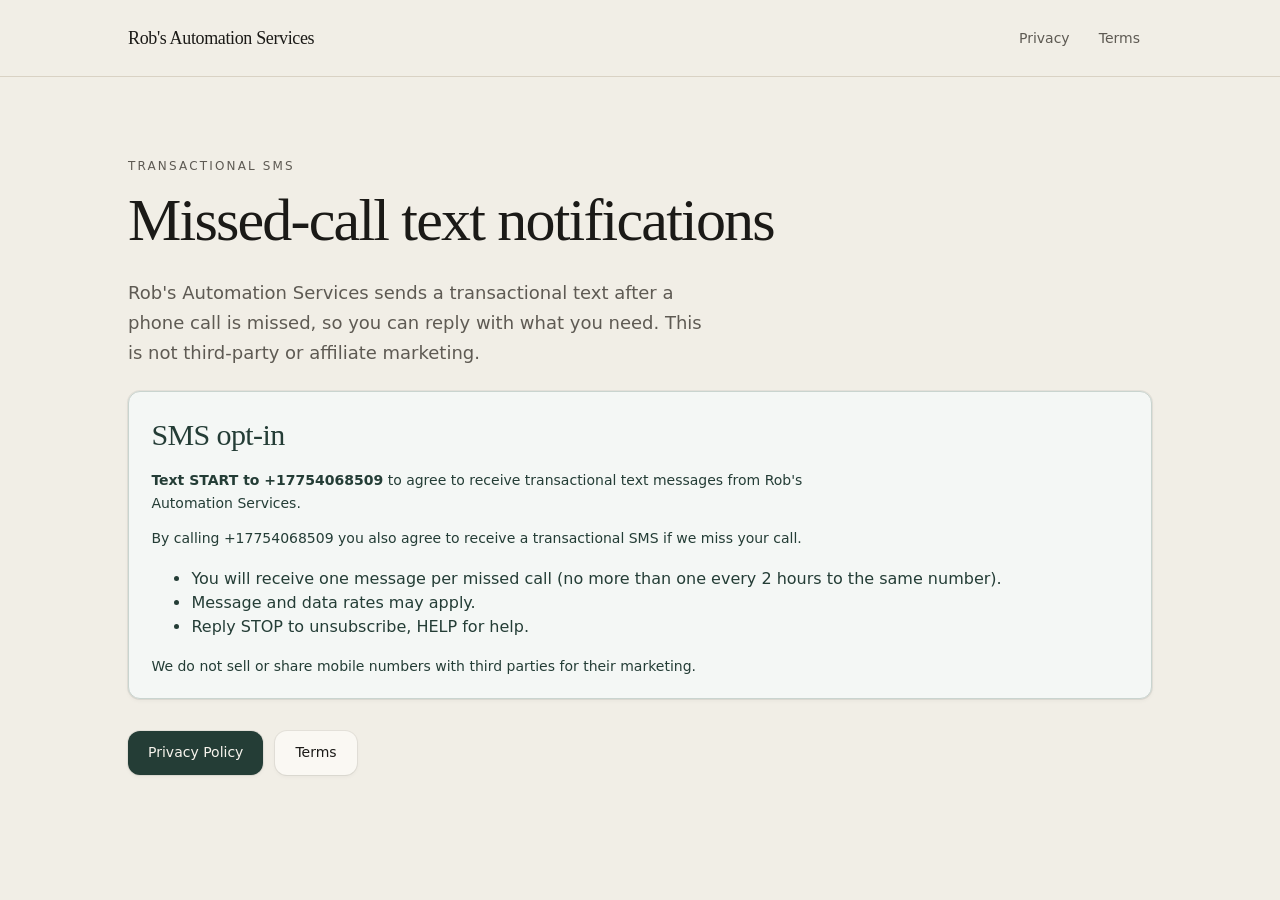
<file: index.html>
<!DOCTYPE html>
<html lang="en">
<head>
  <meta charset="utf-8" />
  <meta name="viewport" content="width=device-width, initial-scale=1" />
  <title>Rob's Automation Services</title>
  <meta name="description" content="Transactional missed-call text notifications from Rob's Automation Services. Text START to +17754068509 to opt in." />
  <link rel="canonical" href="https://robfeb86.github.io/" />
  <link rel="stylesheet" href="styles.css" />
</head>
<body>
  <header>
    <div class="wrap header-inner">
      <a class="brand" href="./"><span class="brand-name">Rob's Automation Services</span></a>
      <nav aria-label="Primary">
        <a href="privacy/">Privacy</a>
        <a href="terms/">Terms</a>
      </nav>
    </div>
  </header>
  <main>
    <section class="wrap hero">
      <p class="kicker">Transactional SMS</p>
      <h1>Missed-call text notifications</h1>
      <p class="lede">Rob's Automation Services sends a transactional text after a phone call is missed, so you can reply with what you need. This is not third-party or affiliate marketing.</p>
      <div class="cta" style="margin-top:1.5rem;padding:1.25rem 1.4rem;border:1px solid #c9d4cf;border-radius:12px;background:#f4f7f5;color:#243d36;">
        <h2>SMS opt-in</h2>
        <p style="color:#243d36"><strong>Text START to +17754068509</strong> to agree to receive transactional text messages from Rob's Automation Services.</p>
        <p style="color:#243d36">By calling +17754068509 you also agree to receive a transactional SMS if we miss your call.</p>
        <ul>
          <li>You will receive one message per missed call (no more than one every 2 hours to the same number).</li>
          <li>Message and data rates may apply.</li>
          <li>Reply STOP to unsubscribe, HELP for help.</li>
        </ul>
        <p style="color:#243d36">We do not sell or share mobile numbers with third parties for their marketing.</p>
      </div>
      <div class="actions">
        <a class="btn btn-primary" href="privacy/">Privacy Policy</a>
        <a class="btn btn-outline" href="terms/">Terms</a>
      </div>
    </section>
  </main>
</body>
</html>
</file>
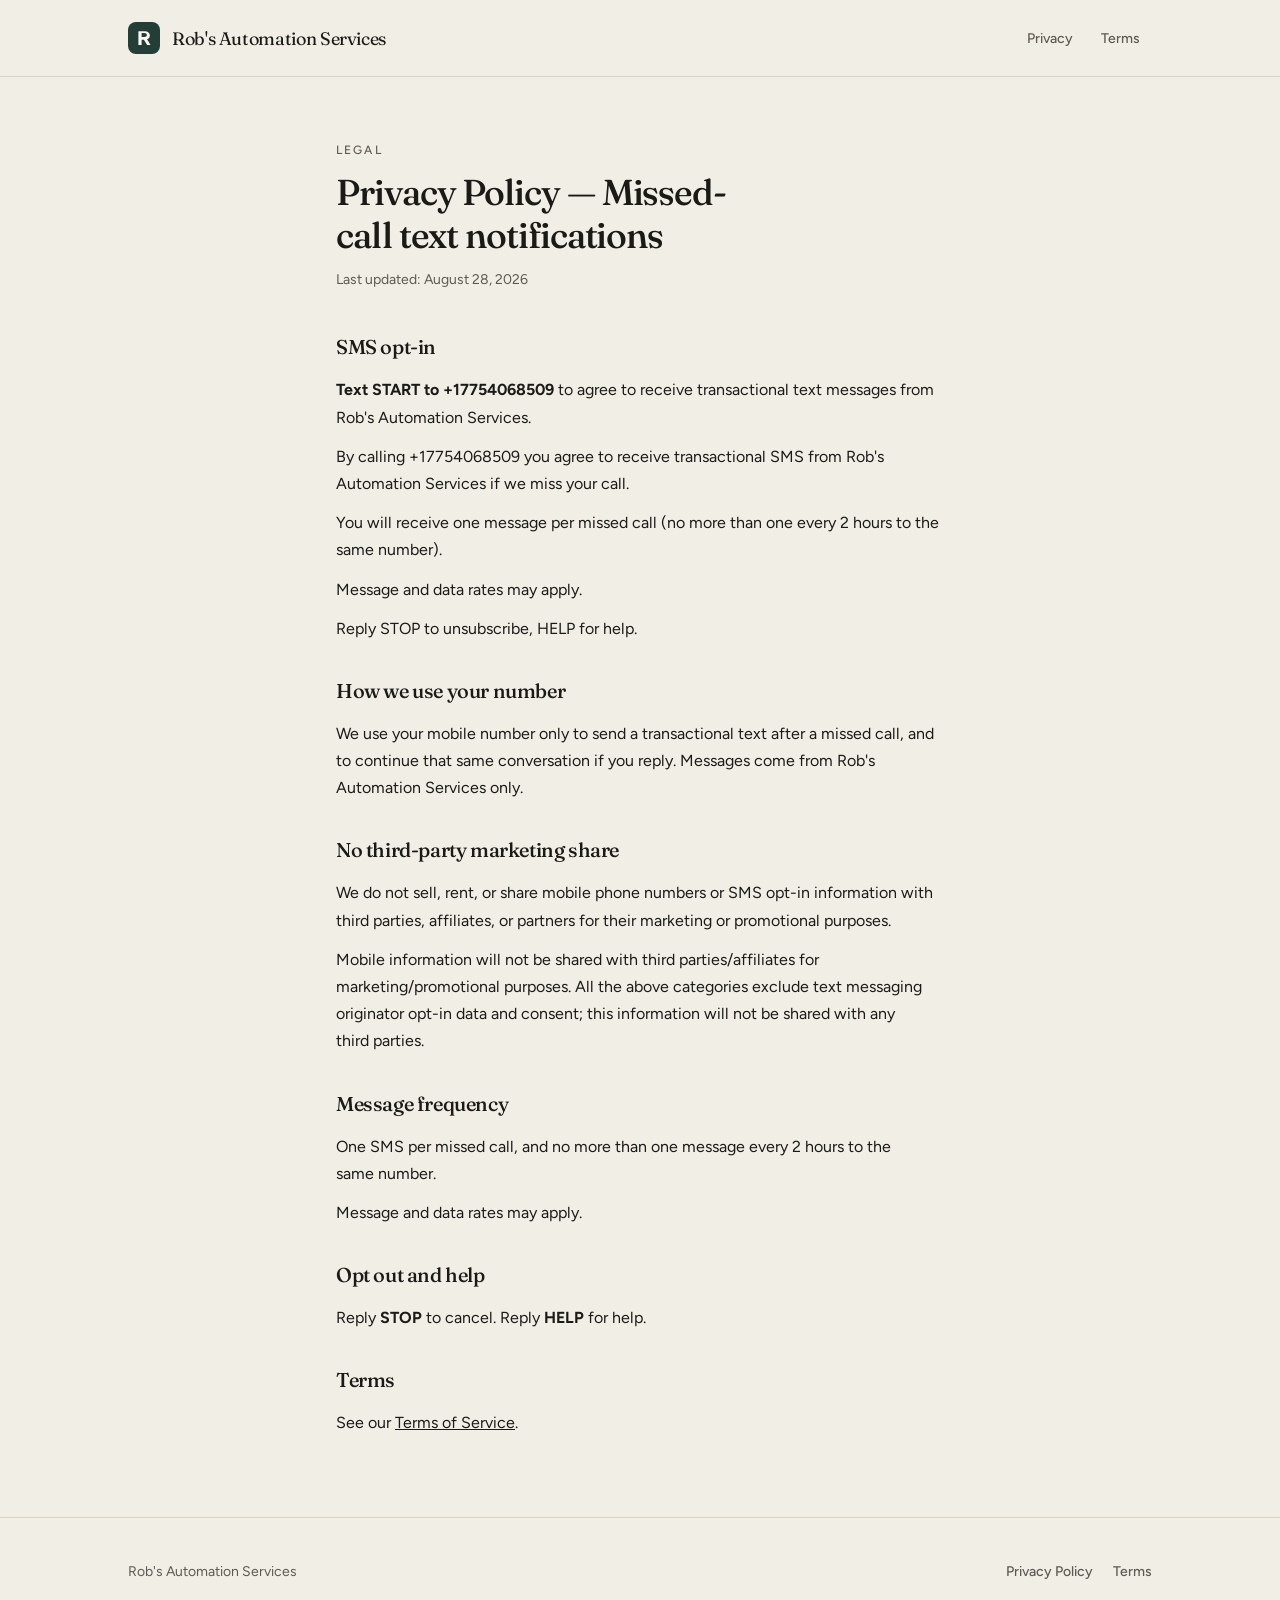
<file: privacy/index.html>
<!DOCTYPE html>
<html lang="en">
<head>
  <meta charset="utf-8" />
  <meta name="viewport" content="width=device-width, initial-scale=1" />
  <title>Privacy Policy — Rob's Automation Services</title>
  <meta name="description" content="Privacy Policy for Rob's Automation Services missed-call SMS. We do not sell or share mobile numbers with third parties or affiliates for marketing." />
  <meta name="robots" content="index, follow" />
  <meta name="theme-color" content="#243d36" />
  <link rel="icon" type="image/svg+xml" href="../favicon.svg" />
  <link rel="canonical" href="https://robfeb86.github.io/privacy/" />
  <link rel="preconnect" href="https://fonts.googleapis.com" />
  <link rel="preconnect" href="https://fonts.gstatic.com" crossorigin />
  <link rel="stylesheet" href="https://fonts.googleapis.com/css2?family=Figtree:wght@400;500;600&family=Fraunces:opsz,wght@9..144,500;9..144,600&display=swap" />
  <link rel="stylesheet" href="../styles.css" />
</head>
<body>
  <header>
    <div class="wrap header-inner">
      <a class="brand" href="../">
        <svg viewBox="0 0 32 32" aria-hidden="true" focusable="false">
          <rect width="32" height="32" rx="8" fill="#243d36"/>
          <path d="M10.4 23V9.2h6.35c3.12 0 5.12 1.72 5.12 4.28 0 1.86-1.08 3.22-2.86 3.82L22.6 23h-3.42l-3.28-5.28h-2.3V23H10.4Zm3.2-8.08h2.86c1.5 0 2.42-.78 2.42-1.96s-.92-1.94-2.42-1.94H13.6v3.9Z" fill="#faf8f3"/>
        </svg>
        <span class="brand-name">Rob's Automation Services</span>
      </a>
      <nav aria-label="Primary">
        <a href="./">Privacy</a>
        <a href="../terms/">Terms</a>
      </nav>
    </div>
  </header>
  <main class="legal">
    <p class="kicker">Legal</p>
    <h1>Privacy Policy — Missed-call text notifications</h1>
    <p class="legal-updated">Last updated: August 28, 2026</p>
    <div class="legal-body">
      <section class="legal-section">
        <h2>SMS opt-in</h2>
        <p><strong>Text START to +17754068509</strong> to agree to receive transactional text messages from Rob's Automation Services.</p>
        <p>By calling +17754068509 you agree to receive transactional SMS from Rob's Automation Services if we miss your call.</p>
        <p>You will receive one message per missed call (no more than one every 2 hours to the same number).</p>
        <p>Message and data rates may apply.</p>
        <p>Reply STOP to unsubscribe, HELP for help.</p>
      </section>
      <section class="legal-section">
        <h2>How we use your number</h2>
        <p>We use your mobile number only to send a transactional text after a missed call, and to continue that same conversation if you reply. Messages come from Rob's Automation Services only.</p>
      </section>
      <section class="legal-section">
        <h2>No third-party marketing share</h2>
        <p>We do not sell, rent, or share mobile phone numbers or SMS opt-in information with third parties, affiliates, or partners for their marketing or promotional purposes.</p>
        <p>Mobile information will not be shared with third parties/affiliates for marketing/promotional purposes. All the above categories exclude text messaging originator opt-in data and consent; this information will not be shared with any third parties.</p>
      </section>
      <section class="legal-section">
        <h2>Message frequency</h2>
        <p>One SMS per missed call, and no more than one message every 2 hours to the same number.</p>
        <p>Message and data rates may apply.</p>
      </section>
      <section class="legal-section">
        <h2>Opt out and help</h2>
        <p>Reply <strong>STOP</strong> to cancel. Reply <strong>HELP</strong> for help.</p>
      </section>
      <section class="legal-section">
        <h2>Terms</h2>
        <p>See our <a href="../terms/">Terms of Service</a>.</p>
      </section>
    </div>
  </main>
  <footer>
    <div class="wrap footer-inner">
      <p>Rob's Automation Services</p>
      <nav class="footer-nav" aria-label="Legal">
        <a href="./">Privacy Policy</a>
        <a href="../terms/">Terms</a>
      </nav>
    </div>
  </footer>
</body>
</html>
</file>
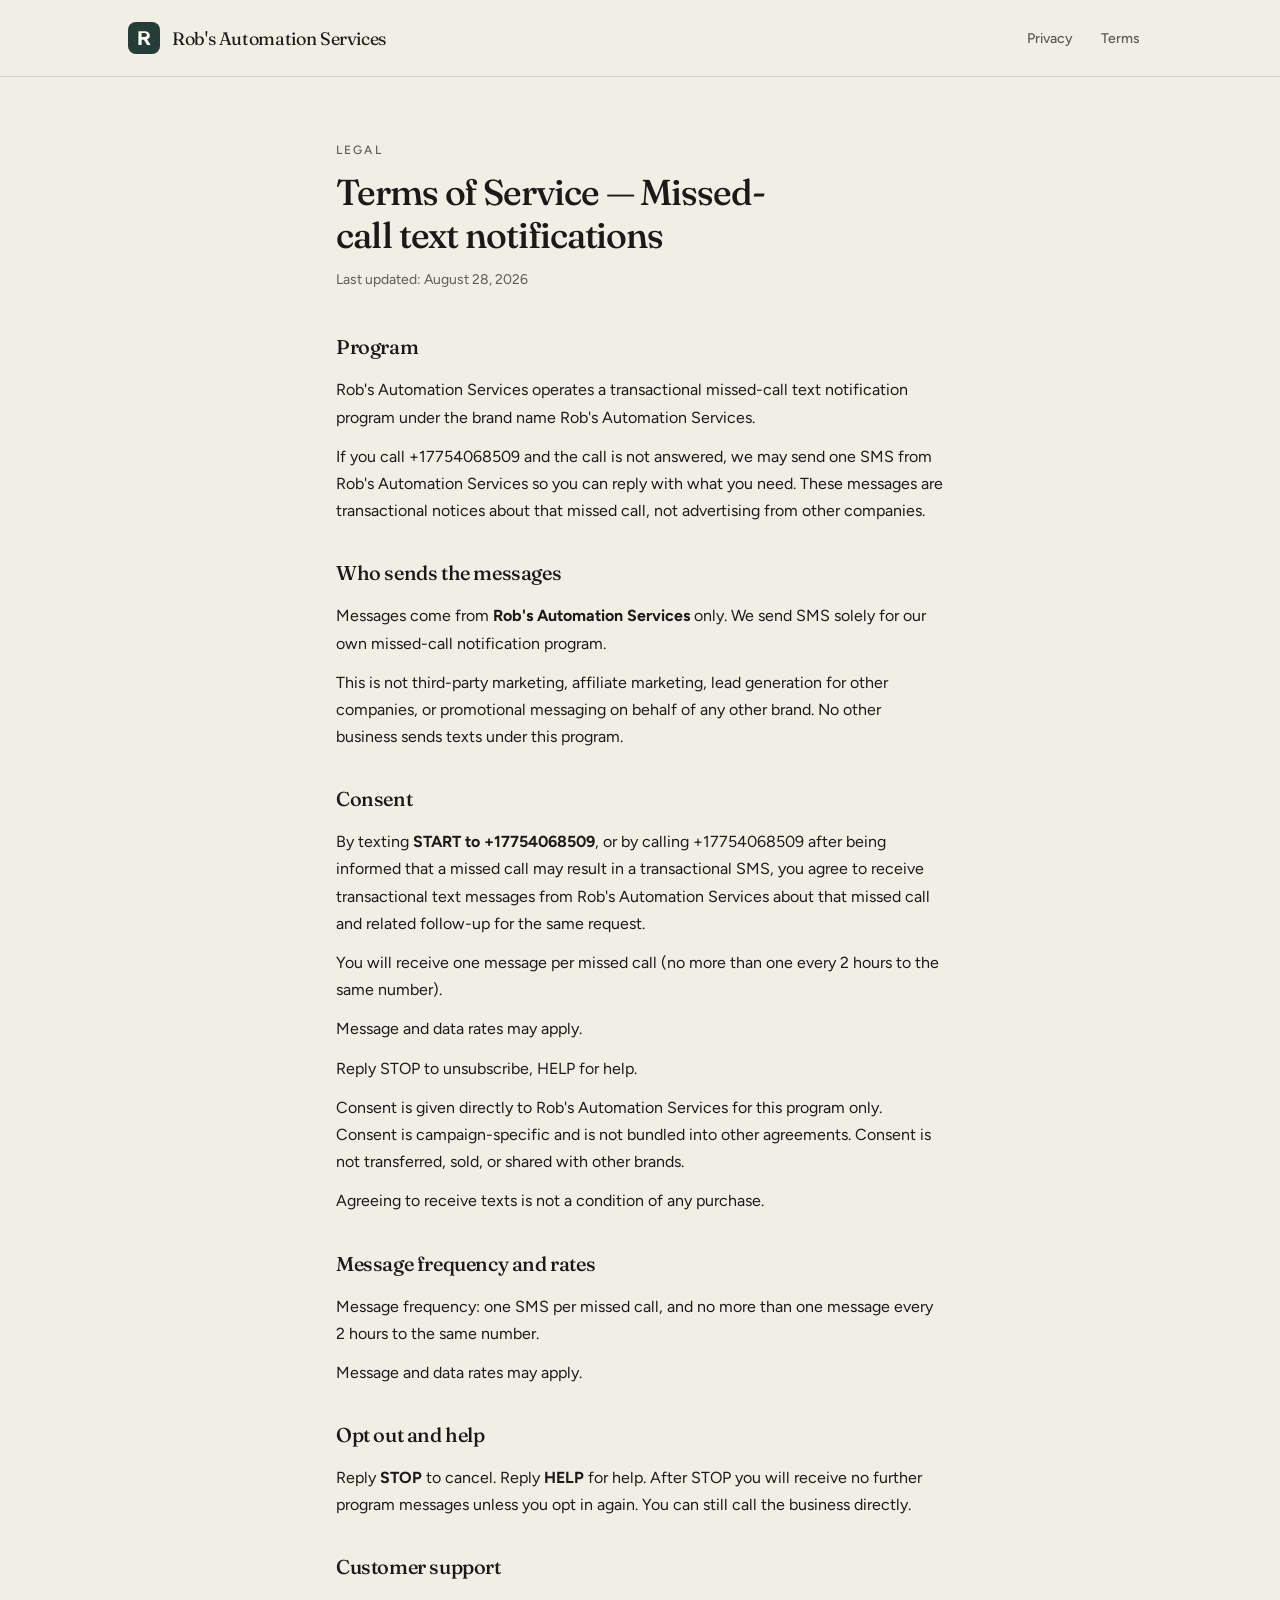
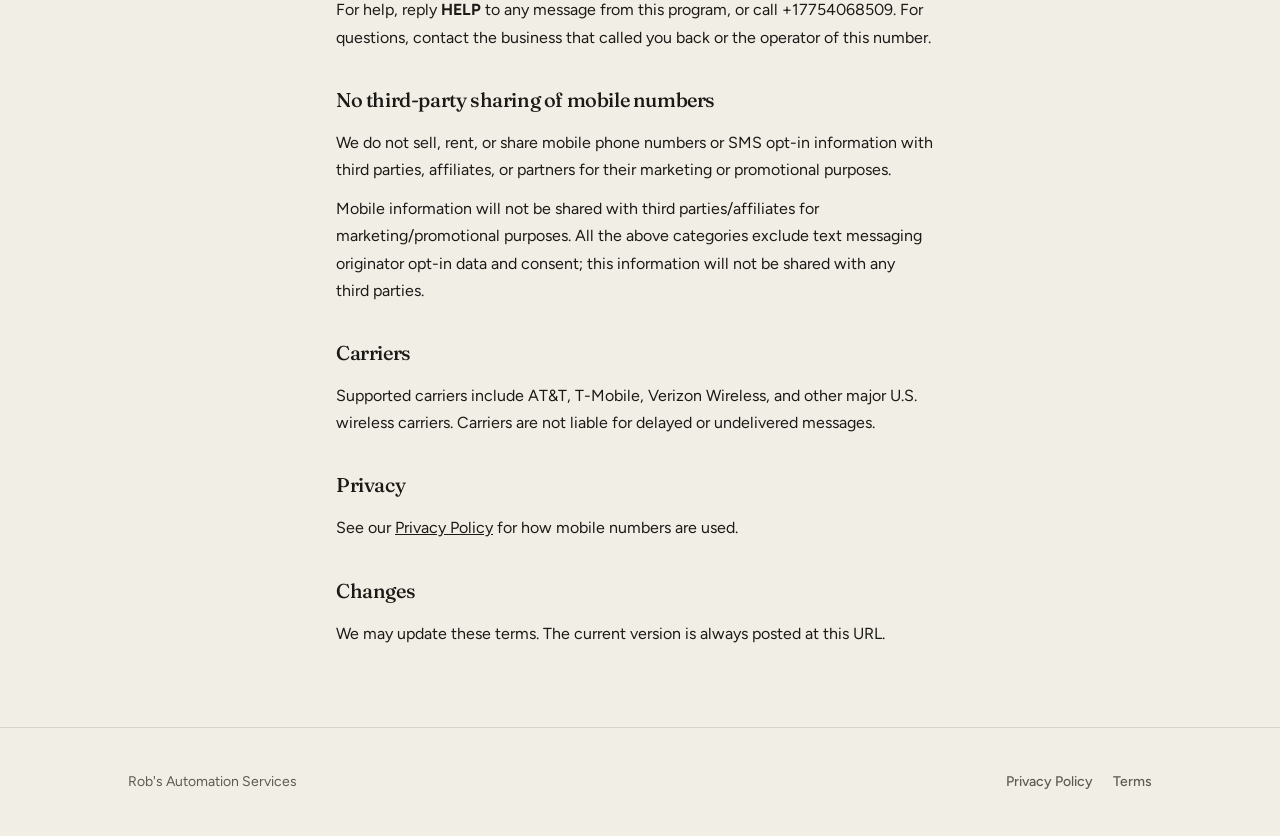
<file: terms/index.html>
<!DOCTYPE html>
<html lang="en">
<head>
  <meta charset="utf-8" />
  <meta name="viewport" content="width=device-width, initial-scale=1" />
  <title>Terms of Service — Rob's Automation Services</title>
  <meta name="description" content="Terms of Service for Rob's Automation Services missed-call SMS. Messages come from our brand only. This is not third-party or affiliate marketing. We do not share mobile numbers for others' marketing." />
  <meta name="robots" content="index, follow" />
  <meta name="theme-color" content="#243d36" />
  <link rel="icon" type="image/svg+xml" href="../favicon.svg" />
  <link rel="canonical" href="https://robfeb86.github.io/terms/" />
  <link rel="preconnect" href="https://fonts.googleapis.com" />
  <link rel="preconnect" href="https://fonts.gstatic.com" crossorigin />
  <link rel="stylesheet" href="https://fonts.googleapis.com/css2?family=Figtree:wght@400;500;600&family=Fraunces:opsz,wght@9..144,500;9..144,600&display=swap" />
  <link rel="stylesheet" href="../styles.css" />
</head>
<body>
  <header>
    <div class="wrap header-inner">
      <a class="brand" href="../">
        <svg viewBox="0 0 32 32" aria-hidden="true" focusable="false">
          <rect width="32" height="32" rx="8" fill="#243d36"/>
          <path d="M10.4 23V9.2h6.35c3.12 0 5.12 1.72 5.12 4.28 0 1.86-1.08 3.22-2.86 3.82L22.6 23h-3.42l-3.28-5.28h-2.3V23H10.4Zm3.2-8.08h2.86c1.5 0 2.42-.78 2.42-1.96s-.92-1.94-2.42-1.94H13.6v3.9Z" fill="#faf8f3"/>
        </svg>
        <span class="brand-name">Rob's Automation Services</span>
      </a>
      <nav aria-label="Primary">
        <a href="../privacy/">Privacy</a>
        <a href="./">Terms</a>
      </nav>
    </div>
  </header>
  <main class="legal">
    <p class="kicker">Legal</p>
    <h1>Terms of Service — Missed-call text notifications</h1>
    <p class="legal-updated">Last updated: August 28, 2026</p>
    <div class="legal-body">
      <section class="legal-section">
        <h2>Program</h2>
        <p>Rob's Automation Services operates a transactional missed-call text notification program under the brand name Rob's Automation Services.</p>
        <p>If you call +17754068509 and the call is not answered, we may send one SMS from Rob's Automation Services so you can reply with what you need. These messages are transactional notices about that missed call, not advertising from other companies.</p>
      </section>
      <section class="legal-section">
        <h2>Who sends the messages</h2>
        <p>Messages come from <strong>Rob's Automation Services</strong> only. We send SMS solely for our own missed-call notification program.</p>
        <p>This is not third-party marketing, affiliate marketing, lead generation for other companies, or promotional messaging on behalf of any other brand. No other business sends texts under this program.</p>
      </section>
      <section class="legal-section">
        <h2>Consent</h2>
        <p>By texting <strong>START to +17754068509</strong>, or by calling +17754068509 after being informed that a missed call may result in a transactional SMS, you agree to receive transactional text messages from Rob's Automation Services about that missed call and related follow-up for the same request.</p>
        <p>You will receive one message per missed call (no more than one every 2 hours to the same number).</p>
        <p>Message and data rates may apply.</p>
        <p>Reply STOP to unsubscribe, HELP for help.</p>
        <p>Consent is given directly to Rob's Automation Services for this program only. Consent is campaign-specific and is not bundled into other agreements. Consent is not transferred, sold, or shared with other brands.</p>
        <p>Agreeing to receive texts is not a condition of any purchase.</p>
      </section>
      <section class="legal-section">
        <h2>Message frequency and rates</h2>
        <p>Message frequency: one SMS per missed call, and no more than one message every 2 hours to the same number.</p>
        <p>Message and data rates may apply.</p>
      </section>
      <section class="legal-section">
        <h2>Opt out and help</h2>
        <p>Reply <strong>STOP</strong> to cancel. Reply <strong>HELP</strong> for help. After STOP you will receive no further program messages unless you opt in again. You can still call the business directly.</p>
      </section>
      <section class="legal-section">
        <h2>Customer support</h2>
        <p>For help, reply <strong>HELP</strong> to any message from this program, or call +17754068509. For questions, contact the business that called you back or the operator of this number.</p>
      </section>
      <section class="legal-section">
        <h2>No third-party sharing of mobile numbers</h2>
        <p>We do not sell, rent, or share mobile phone numbers or SMS opt-in information with third parties, affiliates, or partners for their marketing or promotional purposes.</p>
        <p>Mobile information will not be shared with third parties/affiliates for marketing/promotional purposes. All the above categories exclude text messaging originator opt-in data and consent; this information will not be shared with any third parties.</p>
      </section>
      <section class="legal-section">
        <h2>Carriers</h2>
        <p>Supported carriers include AT&amp;T, T-Mobile, Verizon Wireless, and other major U.S. wireless carriers. Carriers are not liable for delayed or undelivered messages.</p>
      </section>
      <section class="legal-section">
        <h2>Privacy</h2>
        <p>See our <a href="../privacy/">Privacy Policy</a> for how mobile numbers are used.</p>
      </section>
      <section class="legal-section">
        <h2>Changes</h2>
        <p>We may update these terms. The current version is always posted at this URL.</p>
      </section>
    </div>
  </main>
  <footer>
    <div class="wrap footer-inner">
      <p>Rob's Automation Services</p>
      <nav class="footer-nav" aria-label="Legal">
        <a href="../privacy/">Privacy Policy</a>
        <a href="./">Terms</a>
      </nav>
    </div>
  </footer>
</body>
</html>
</file>
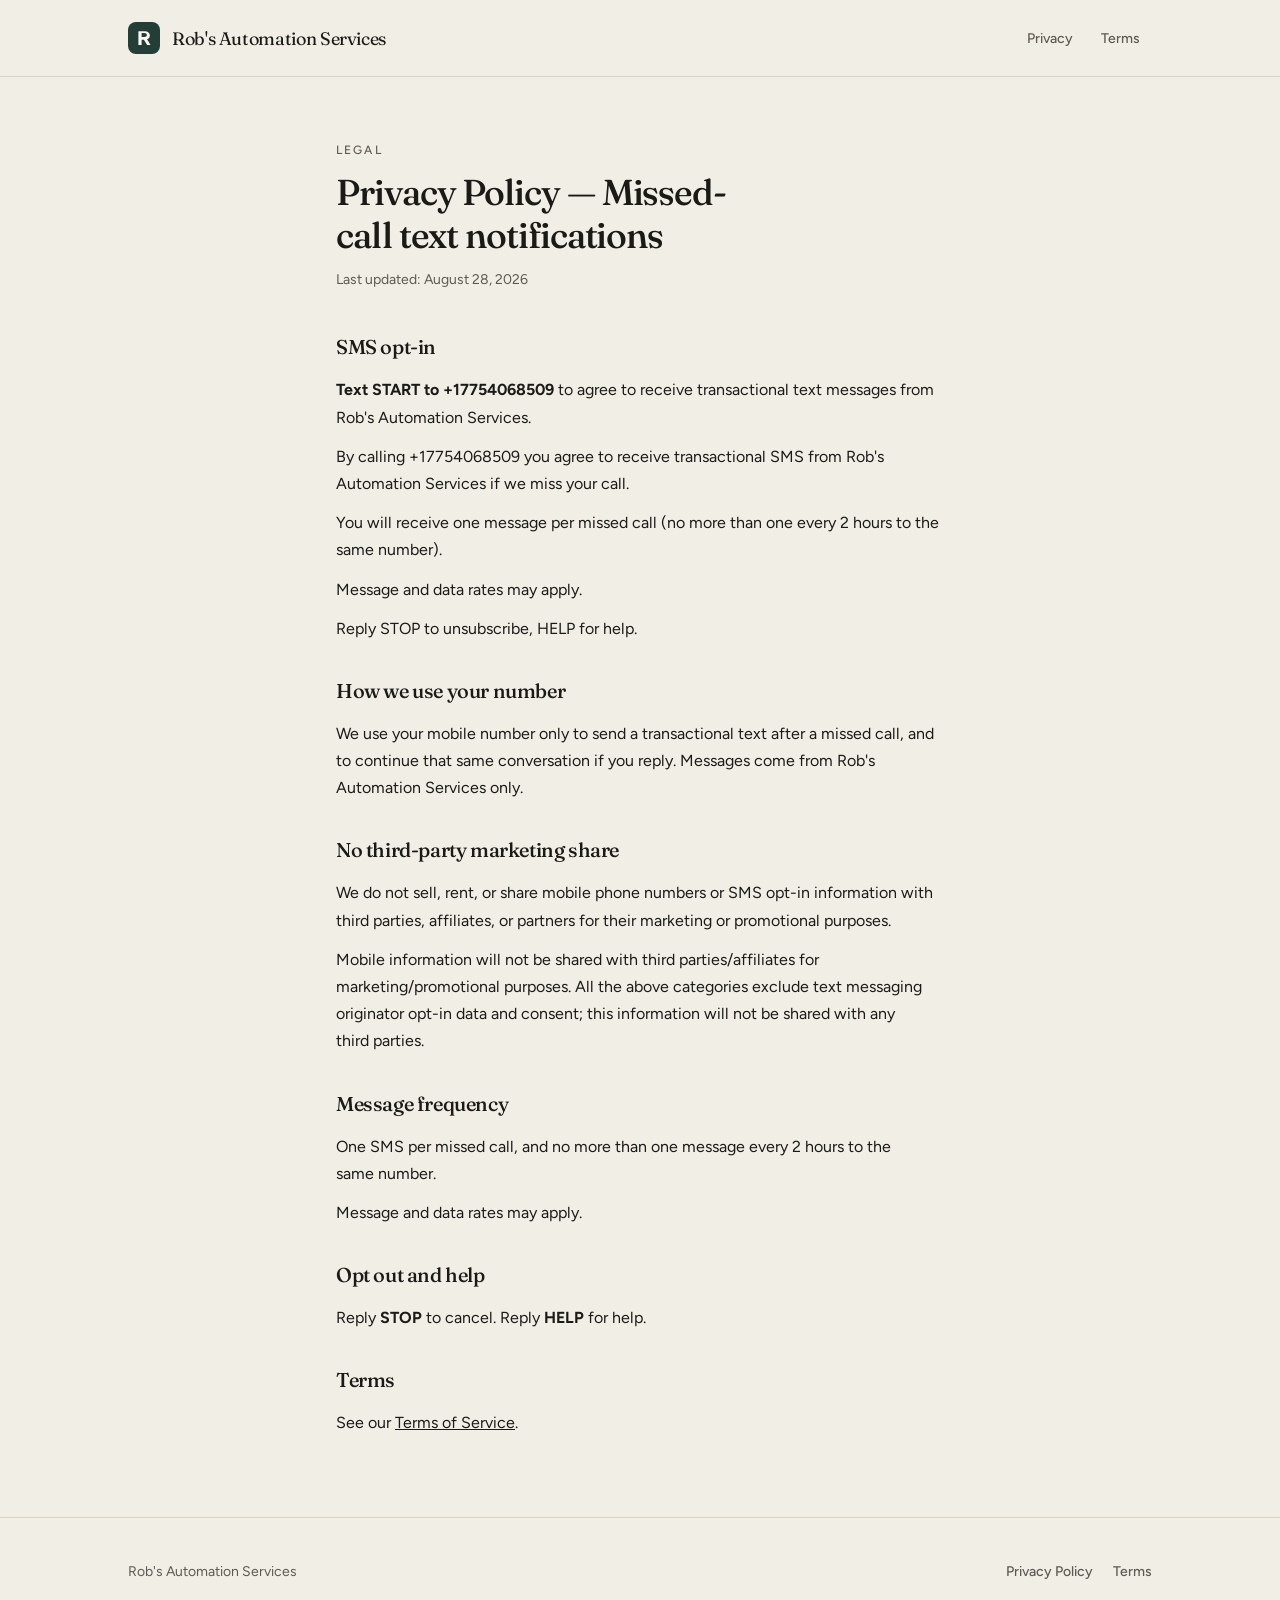
<file: privacy.html>
<!DOCTYPE html>
<html lang="en">
<head>
  <meta charset="utf-8" />
  <meta http-equiv="refresh" content="0; url=privacy/" />
  <link rel="canonical" href="https://robfeb86.github.io/privacy/" />
  <title>Privacy Policy — Rob's Automation Services</title>
</head>
<body>
  <p><a href="privacy/">Privacy Policy</a></p>
</body>
</html>
</file>
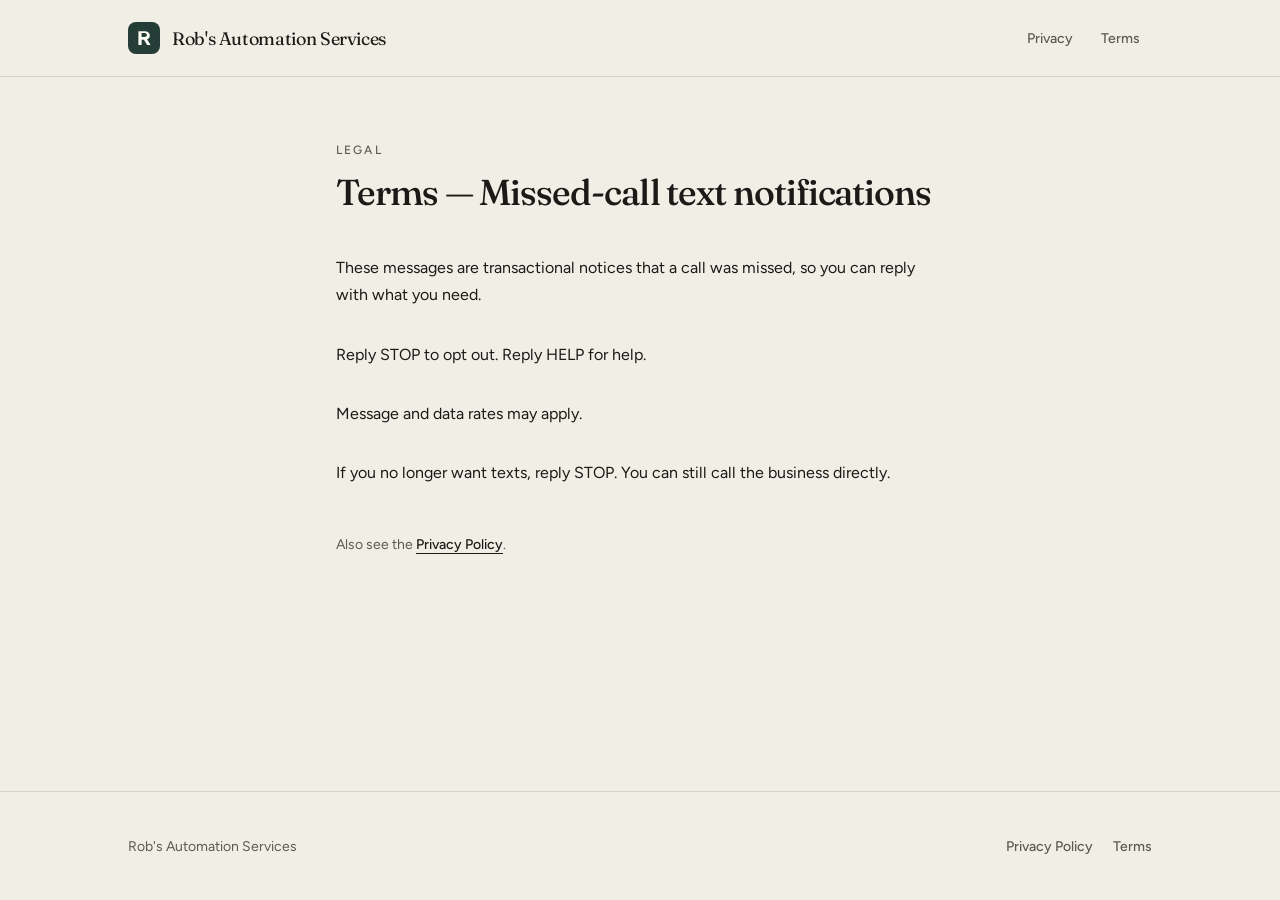
<file: terms.html>
<!DOCTYPE html>
<html lang="en">
<head>
  <meta charset="utf-8" />
  <meta name="viewport" content="width=device-width, initial-scale=1" />
  <title>Terms — Rob's Automation Services</title>
  <meta name="description" content="Terms for missed-call text notifications. Reply STOP to opt out. Reply HELP for help. Message and data rates may apply." />
  <meta name="robots" content="index, follow" />
  <link rel="icon" type="image/svg+xml" href="favicon.svg" />
  <link rel="canonical" href="https://robfeb86.github.io/terms.html" />
  <link rel="preconnect" href="https://fonts.googleapis.com" />
  <link rel="preconnect" href="https://fonts.gstatic.com" crossorigin />
  <link rel="stylesheet" href="https://fonts.googleapis.com/css2?family=Figtree:wght@400;500;600&family=Fraunces:opsz,wght@9..144,500;9..144,600&display=swap" />
  <link rel="stylesheet" href="styles.css" />
</head>
<body>
  <header>
    <div class="wrap header-inner">
      <a class="brand" href="./">
        <svg viewBox="0 0 32 32" aria-hidden="true" focusable="false">
          <rect width="32" height="32" rx="8" fill="#243d36"/>
          <path d="M10.4 23V9.2h6.35c3.12 0 5.12 1.72 5.12 4.28 0 1.86-1.08 3.22-2.86 3.82L22.6 23h-3.42l-3.28-5.28h-2.3V23H10.4Zm3.2-8.08h2.86c1.5 0 2.42-.78 2.42-1.96s-.92-1.94-2.42-1.94H13.6v3.9Z" fill="#faf8f3"/>
        </svg>
        <span class="brand-name">Rob's Automation Services</span>
      </a>
      <nav aria-label="Primary">
        <a href="privacy.html">Privacy</a>
        <a href="terms.html">Terms</a>
      </nav>
    </div>
  </header>
  <main class="legal">
    <p class="kicker">Legal</p>
    <h1>Terms — Missed-call text notifications</h1>
    <div class="legal-body">
      <p>These messages are transactional notices that a call was missed, so you can reply with what you need.</p>
      <p>Reply STOP to opt out. Reply HELP for help.</p>
      <p>Message and data rates may apply.</p>
      <p>If you no longer want texts, reply STOP. You can still call the business directly.</p>
    </div>
    <p class="legal-also">Also see the <a href="privacy.html">Privacy Policy</a>.</p>
  </main>
  <footer>
    <div class="wrap footer-inner">
      <p>Rob's Automation Services</p>
      <nav class="footer-nav" aria-label="Legal">
        <a href="privacy.html">Privacy Policy</a>
        <a href="terms.html">Terms</a>
      </nav>
    </div>
  </footer>
</body>
</html>
</file>
<file: styles.css>
:root {
  --bg: #f1eee6;
  --surface: #faf8f3;
  --fg: #1b1a17;
  --muted: #5e5a53;
  --subtle: #8a847a;
  --primary: #243d36;
  --primary-hover: #1c322c;
  --primary-fg: #f7f4ed;
  --border: #d9d2c4;
  --font-display: "Fraunces", "Iowan Old Style", Palatino, serif;
  --font-sans: "Figtree", "Segoe UI", system-ui, sans-serif;
  --shadow-border:
    0px 0px 0px 1px rgba(27, 26, 23, 0.06),
    0px 1px 2px -1px rgba(27, 26, 23, 0.06),
    0px 2px 4px 0px rgba(27, 26, 23, 0.04);
  --radius-sm: 8px;
  --radius-md: 12px;
  --radius-lg: 20px;
}
* { box-sizing: border-box; }
html { -webkit-font-smoothing: antialiased; -moz-osx-font-smoothing: grayscale; }
body { margin: 0; min-height: 100dvh; display: flex; flex-direction: column; background: var(--bg); color: var(--fg); font-family: var(--font-sans); line-height: 1.5; }
a { color: inherit; }
.wrap { width: 100%; max-width: 64rem; margin: 0 auto; padding: 0 1.25rem; }
@media (min-width: 640px) { .wrap { padding: 0 2rem; } }
header, footer { border-color: var(--border); border-style: solid; }
header { border-width: 0 0 1px; }
footer { border-width: 1px 0 0; margin-top: auto; }
.header-inner, .footer-inner { display: flex; align-items: center; justify-content: space-between; gap: 1rem; }
.header-inner { padding: 1rem 0; }
.footer-inner { padding: 2rem 0; flex-wrap: wrap; }
.brand { display: flex; align-items: center; gap: 0.75rem; text-decoration: none; min-height: 44px; color: var(--fg); }
.brand svg { width: 32px; height: 32px; display: block; }
.brand-name { font-family: var(--font-display); font-size: 1.125rem; letter-spacing: -0.02em; }
nav a { display: inline-flex; align-items: center; min-height: 44px; padding: 0 0.75rem; text-decoration: none; color: var(--muted); font-size: 0.875rem; font-weight: 500; }
nav a:hover { color: var(--fg); }
.footer-inner p { margin: 0; font-size: 0.875rem; color: var(--muted); }
.footer-nav { display: flex; flex-wrap: wrap; gap: 0 1.25rem; }
.footer-nav a { padding: 0; text-underline-offset: 4px; }
.footer-nav a:hover { text-decoration: underline; }
main { flex: 1; }
.hero { padding: 3rem 0 4rem; }
@media (min-width: 640px) { .hero { padding: 5rem 0 6rem; } }
.kicker { margin: 0; font-size: 0.75rem; font-weight: 500; letter-spacing: 0.18em; text-transform: uppercase; color: var(--muted); }
h1 { font-family: var(--font-display); font-weight: 500; letter-spacing: -0.03em; line-height: 1.12; text-wrap: balance; margin: 0.75rem 0 0; }
.hero h1 { max-width: 48rem; font-size: clamp(2.25rem, 1.4rem + 3vw, 3.75rem); }
.lede { max-width: 36rem; margin: 1.5rem 0 0; font-size: 1.125rem; line-height: 1.65; color: var(--muted); text-wrap: pretty; }
.actions { display: flex; flex-wrap: wrap; gap: 0.75rem; margin-top: 2rem; }
.btn { display: inline-flex; align-items: center; justify-content: center; min-height: 44px; padding: 0 1.25rem; border-radius: var(--radius-md); font-size: 0.875rem; font-weight: 500; text-decoration: none; box-shadow: var(--shadow-border); transition: background-color 150ms ease-out, transform 150ms ease-out; }
.btn:active { transform: scale(0.96); }
.btn-primary { background: var(--primary); color: var(--primary-fg); }
.btn-primary:hover { background: var(--primary-hover); }
.btn-outline { background: var(--surface); color: var(--fg); }
.btn-outline:hover { background: var(--bg); }
.facts { border-top: 1px solid var(--border); border-bottom: 1px solid var(--border); background: var(--surface); }
.facts-grid { display: grid; gap: 2rem; padding: 3rem 0; }
@media (min-width: 640px) { .facts-grid { grid-template-columns: repeat(3, 1fr); gap: 2.5rem; padding: 4rem 0; } }
.facts h2 { font-family: var(--font-display); font-size: 1.25rem; font-weight: 500; letter-spacing: -0.02em; margin: 0; }
.facts p { margin: 0.75rem 0 0; font-size: 0.875rem; line-height: 1.65; color: var(--muted); text-wrap: pretty; }
.cta-wrap { padding: 3.5rem 0; }
.cta { background: var(--primary); color: var(--primary-fg); border-radius: var(--radius-lg); padding: 2rem 1.5rem; box-shadow: var(--shadow-border); }
@media (min-width: 640px) { .cta { padding: 2.5rem; } }
.cta h2 { font-family: var(--font-display); font-size: clamp(1.5rem, 1.2rem + 1vw, 1.875rem); font-weight: 500; letter-spacing: -0.02em; margin: 0; }
.cta p { margin: 0.75rem 0 0; max-width: 42rem; font-size: 0.875rem; line-height: 1.65; color: color-mix(in oklab, var(--primary-fg) 80%, transparent); }
.cta-links { display: flex; flex-wrap: wrap; gap: 0.5rem 1.5rem; margin-top: 1.5rem; }
.cta-links a { display: inline-flex; align-items: center; min-height: 44px; color: var(--primary-fg); font-size: 0.875rem; text-underline-offset: 4px; }
.legal { max-width: 42rem; margin: 0 auto; padding: 3rem 1.25rem 4rem; }
@media (min-width: 640px) { .legal { padding: 4rem 2rem 5rem; } }
.legal h1 { font-size: clamp(1.875rem, 1.4rem + 1.5vw, 2.25rem); line-height: 1.2; }
.legal-body { margin-top: 2.5rem; display: flex; flex-direction: column; gap: 2rem; font-size: 1rem; line-height: 1.7; }
.legal-section { display: grid; gap: 0.75rem; }
.legal-body h2 { font-family: var(--font-display); font-size: 1.25rem; font-weight: 500; letter-spacing: -0.02em; margin: 0; }
.legal-body p { margin: 0; text-wrap: pretty; }
.legal-updated { margin: 0.75rem 0 0; font-size: 0.875rem; color: var(--muted); }
.legal-also { margin-top: 3rem; font-size: 0.875rem; color: var(--muted); }
.legal-also a { color: var(--fg); font-weight: 500; text-underline-offset: 4px; }
@media (prefers-reduced-motion: reduce) { *, *::before, *::after { animation: none !important; transition: none !important; } }
</file>
